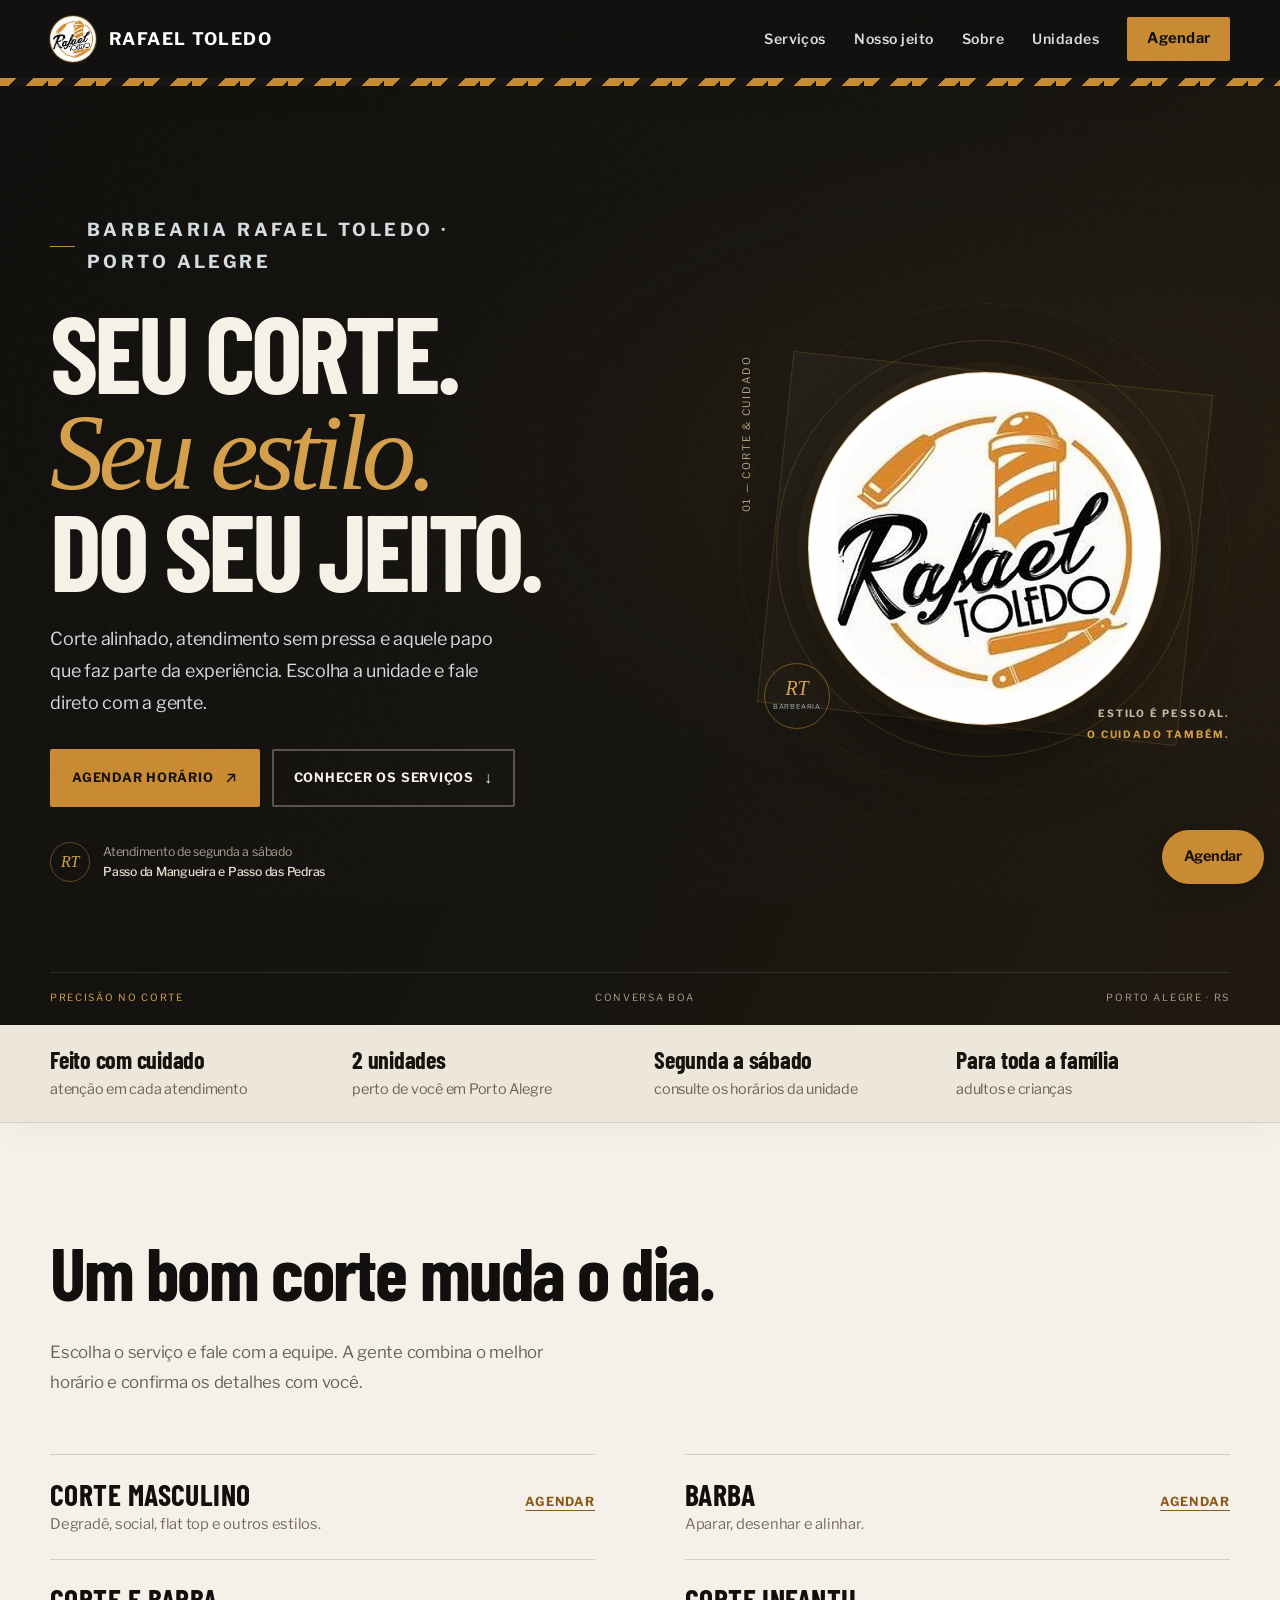
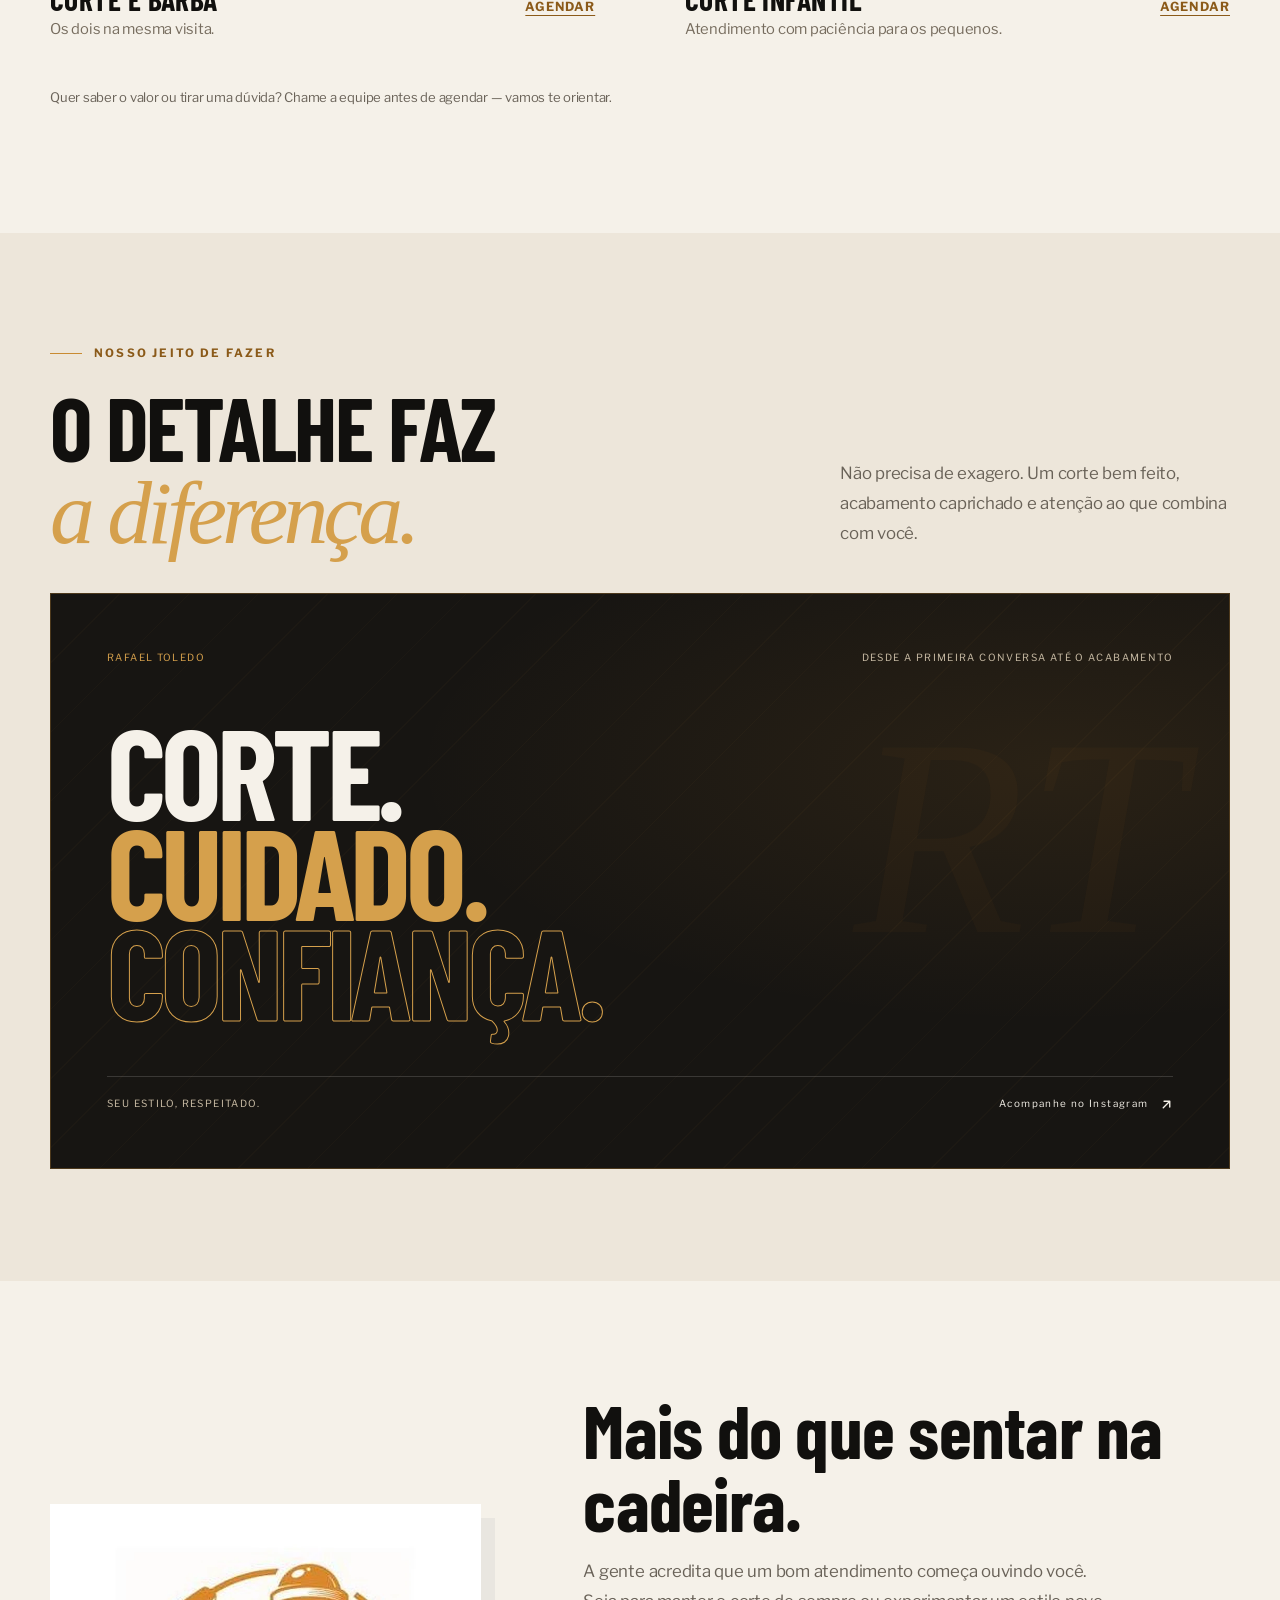
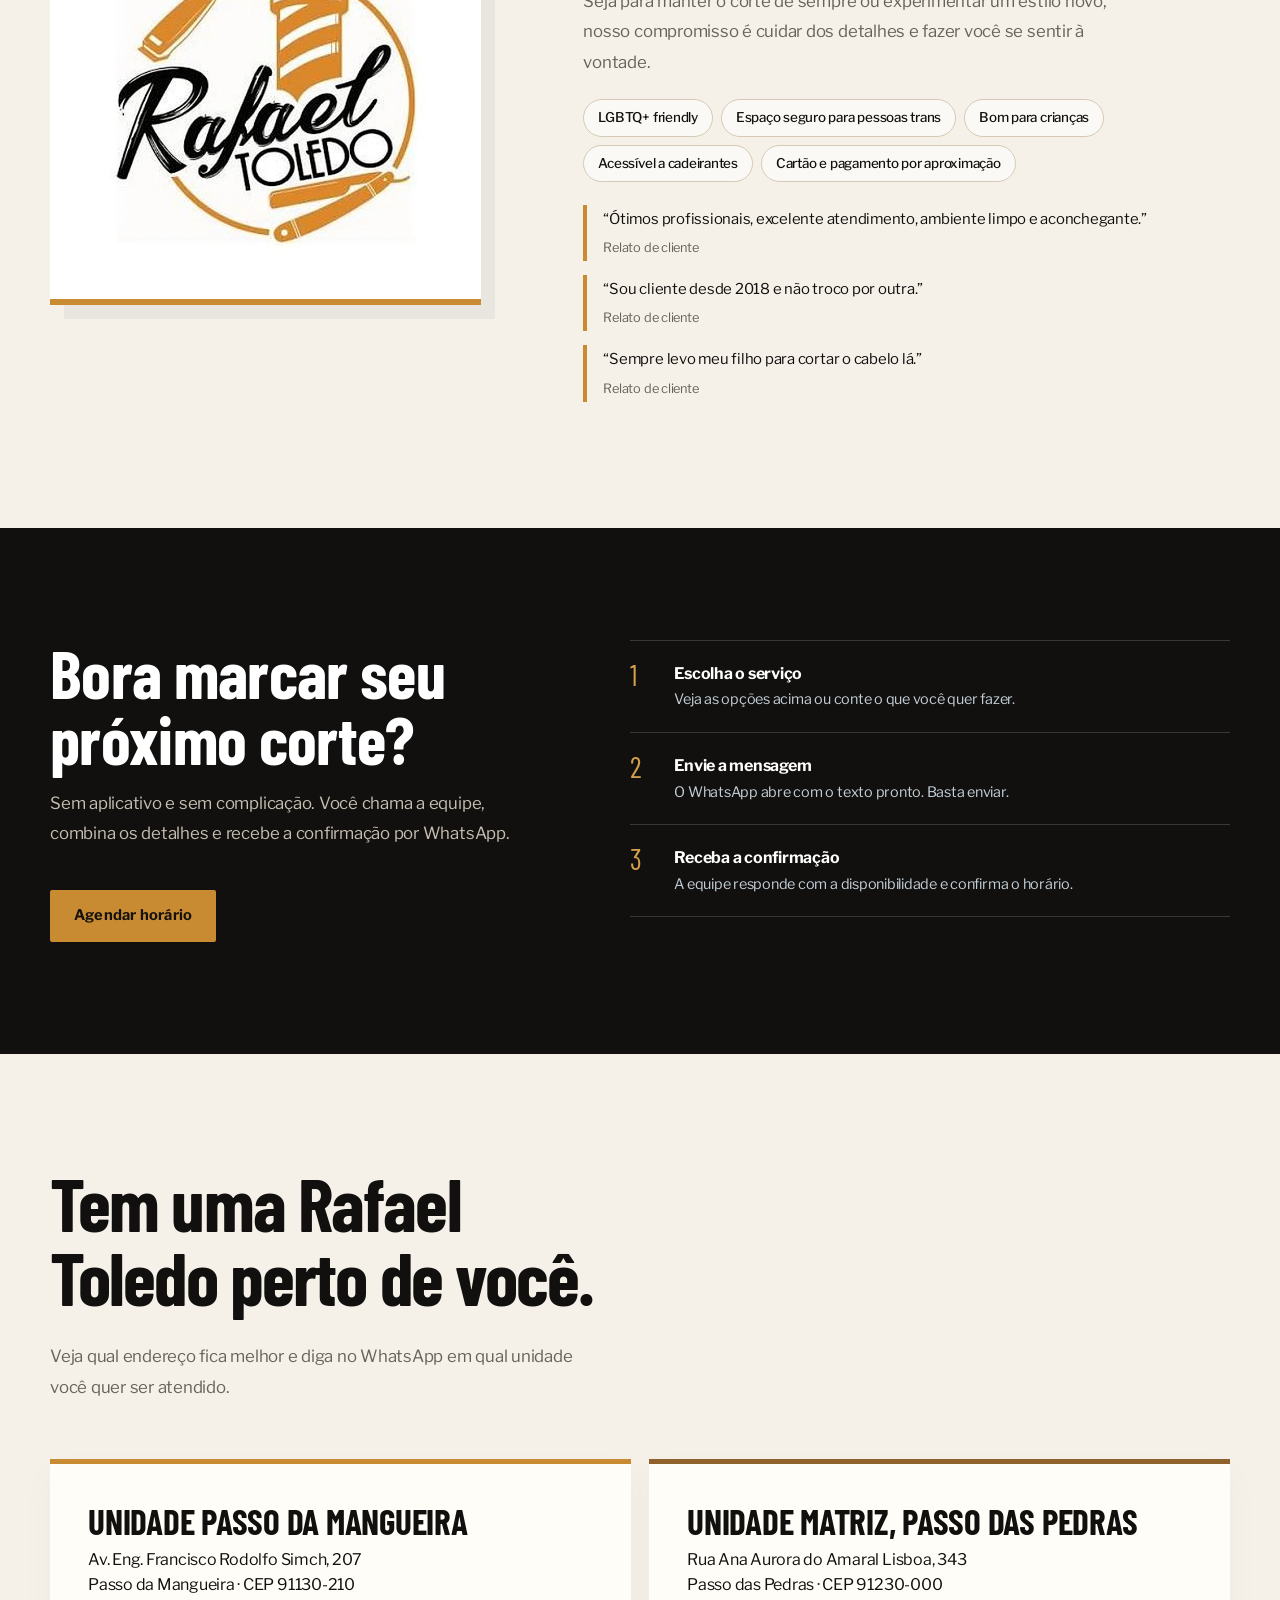
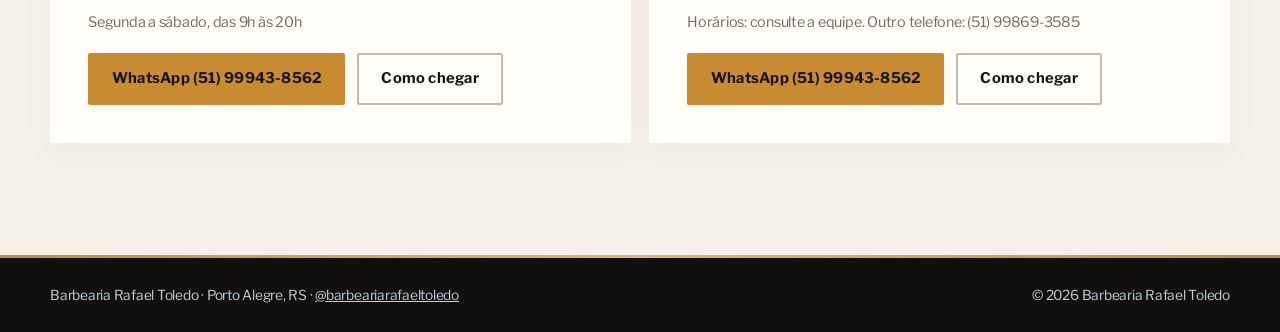
<file: index.html>
<!doctype html>
<html lang="pt-BR">
<head>
<meta charset="utf-8">
<meta name="viewport" content="width=device-width, initial-scale=1, viewport-fit=cover">
<meta name="theme-color" content="#11100e">
<title>Barbearia Rafael Toledo — Seu corte, do seu jeito</title>
<meta name="description" content="Seu próximo corte começa aqui. Conheça a Barbearia Rafael Toledo, em Porto Alegre. Duas unidades, atendimento próximo e agendamento direto pelo WhatsApp.">
<meta property="og:title" content="Barbearia Rafael Toledo — Seu corte, do seu jeito">
<meta property="og:description" content="Cuidado no corte, conversa boa e atendimento próximo. Encontre sua unidade em Porto Alegre e agende pelo WhatsApp.">
<meta property="og:locale" content="pt_BR">
<link rel="preconnect" href="https://fonts.googleapis.com"><link rel="preconnect" href="https://fonts.gstatic.com" crossorigin>
<meta name="color-scheme" content="light dark">
<link href="https://fonts.googleapis.com/css2?family=Barlow+Condensed:wght@600;700&family=Libre+Franklin:wght@400;500;700&display=swap" rel="stylesheet">
<script type="application/ld+json">[{"@context":"https://schema.org","@type":"HairSalon","name":"Barbearia Rafael Toledo","telephone":"+55-51-99943-8562","address":{"@type":"PostalAddress","streetAddress":"Av. Eng. Francisco Rodolfo Simch, 207","addressLocality":"Porto Alegre","addressRegion":"RS","postalCode":"91130-210","addressCountry":"BR"},"openingHours":"Mo-Sa 09:00-20:00"},{"@context":"https://schema.org","@type":"HairSalon","name":"Barbearia Rafael Toledo (matriz)","telephone":"+55-51-99943-8562","address":{"@type":"PostalAddress","streetAddress":"Rua Ana Aurora do Amaral Lisboa, 343","addressLocality":"Porto Alegre","addressRegion":"RS","postalCode":"91230-000","addressCountry":"BR"}}]</script>
<style>
:root{--ink:#13202b;--ink2:#1c2d3b;--chalk:#f1ede4;--paper:#fbf9f4;--line:#d9d2c4;--muted:#5b6670;--orange:#d68a2e;--orange-d:#94540c;--red:#c4382d;--blue:#204f9e;--disp:"Barlow Condensed","Arial Narrow",sans-serif;--body:"Libre Franklin",Arial,sans-serif;--page:min(1120px,calc(100% - 40px));--pole:repeating-linear-gradient(135deg,var(--red) 0 12px,#fff 12px 24px,var(--blue) 24px 36px,#fff 36px 48px)}
*{box-sizing:border-box}html{scroll-behavior:smooth;scroll-padding-top:80px}body{margin:0;background:var(--chalk);color:var(--ink);font:400 1rem/1.6 var(--body)}img{max-width:100%;display:block}a{color:inherit}h1,h2,h3,p{margin-top:0}
a:focus-visible,button:focus-visible{outline:3px solid var(--orange);outline-offset:3px}
.wrap{width:var(--page);margin-inline:auto}
h1,h2{font-family:var(--disp);font-weight:700;line-height:.98;letter-spacing:-.01em}h2{font-size:clamp(2.4rem,6vw,4.2rem);margin-bottom:1rem}
.lead{max-width:540px;color:var(--muted);font-size:1.05rem}
.btn{min-height:48px;display:inline-flex;align-items:center;justify-content:center;padding:12px 22px;border:2px solid transparent;border-radius:3px;font-weight:700;font-size:.92rem;text-decoration:none;transition:background .2s,color .2s,border-color .2s}
.btn-o{background:var(--orange);color:var(--ink)}.btn-o:hover{background:#e79b3f}
.btn-l{border-color:currentColor;background:transparent}.btn-l:hover{background:var(--ink);color:#fff;border-color:var(--ink)}
.dark .btn-l:hover{background:#fff;color:var(--ink);border-color:#fff}
.tl{font-weight:700;color:var(--orange-d);text-underline-offset:4px}
.pole{height:8px;background:var(--pole)}
header{position:sticky;top:0;z-index:20;background:var(--ink);color:#fff}
.nav{width:var(--page);height:68px;margin:auto;display:flex;align-items:center;justify-content:space-between;gap:20px}
.brand{display:flex;align-items:center;gap:12px;text-decoration:none;font-family:var(--disp);font-weight:700;font-size:1.45rem;line-height:1}
.brand img{width:44px;height:44px;border-radius:50%;object-fit:cover;background:#fff}
.nav nav{display:flex;align-items:center;gap:26px;font-size:.88rem}.nav nav a{text-decoration:none;color:#d6dde3}.nav nav a:hover{color:var(--orange)}.nav nav .btn{color:var(--ink);min-height:42px;padding:8px 18px}.nav nav .btn:hover{color:var(--ink)}
.hero{background:var(--ink);color:#fff;position:relative;overflow:hidden}
.hero-in{width:var(--page);margin:auto;display:grid;grid-template-columns:1.15fr .85fr;gap:clamp(28px,6vw,80px);align-items:center;padding-block:clamp(40px,7vw,88px)}
.hero h1{font-size:clamp(3.6rem,10vw,7.6rem);margin:0 0 1.2rem}
.hero p{max-width:450px;color:#d6dde3;font-size:1.08rem}
.acts{display:flex;flex-wrap:wrap;gap:12px;margin-top:1.8rem}
.hero small{display:block;margin-top:1.6rem;color:#9fb0bd;font-size:.82rem}
.frame{position:relative;padding-left:14px}
.frame:before{content:"";position:absolute;left:0;top:0;bottom:0;width:14px;background:var(--pole);background-size:100% 68px;animation:spin 2.4s linear infinite}
@keyframes spin{to{background-position:0 68px}}
.frame img{width:100%;aspect-ratio:1/1.05;object-fit:cover;object-position:center 30%}
.frame figcaption{background:var(--ink2);padding:10px 14px;font-size:.8rem;color:#c3cfd8}
.proof{background:var(--paper);border-bottom:1px solid var(--line)}
.proof ul{list-style:none;margin:0 auto;padding:0;width:var(--page);display:flex;flex-wrap:wrap;justify-content:space-between;gap:10px 28px}
.proof li{padding:18px 0;font-size:.9rem;color:var(--muted)}.proof b{display:block;font-family:var(--disp);font-size:1.5rem;color:var(--ink);line-height:1.1}
section{padding-block:clamp(56px,9vw,104px)}
.head{display:flex;justify-content:space-between;align-items:end;gap:28px;margin-bottom:2.2rem;flex-wrap:wrap}.head h2{margin:0;max-width:640px}
.svc{display:grid;grid-template-columns:1fr 1fr;gap:0 clamp(28px,6vw,80px)}
.row{display:flex;justify-content:space-between;align-items:baseline;gap:16px;padding:20px 0;border-top:1px solid var(--line)}
.row h3{font-family:var(--disp);font-size:1.7rem;line-height:1.1;margin:0 0 2px}.row p{margin:0;color:var(--muted);font-size:.92rem}.row a{white-space:nowrap;font-size:.9rem}
.note{margin-top:1.4rem;color:var(--muted);font-size:.86rem}
.gal{background:var(--paper)}
.grid{display:grid;grid-template-columns:1fr 1.25fr 1fr;gap:12px;height:440px}
.grid figure{margin:0;position:relative;overflow:hidden;background:var(--ink2)}.grid--curated{grid-template-columns:1.1fr 1fr;height:420px}.grid--curated figure:first-child{grid-column:auto;height:auto}.grid img{width:100%;height:100%;object-fit:cover}
.grid figcaption{position:absolute;inset:auto 0 0;padding:34px 14px 12px;color:#fff;font-size:.82rem;font-weight:500;background:linear-gradient(transparent,#13202bcc)}
.about{display:grid;grid-template-columns:.8fr 1.2fr;gap:clamp(30px,8vw,110px);align-items:center}
.about .logo{background:#fff;padding:clamp(18px,4vw,40px);border-bottom:8px solid var(--orange)}.about .logo img{margin:auto;width:min(320px,100%)}
.tags{display:flex;flex-wrap:wrap;gap:8px;list-style:none;padding:0;margin:1.4rem 0}.tags li{padding:7px 14px;border:1px solid var(--ink);border-radius:99px;font-size:.84rem;font-weight:500}
blockquote{margin:0 0 .9rem;padding:2px 0 2px 16px;border-left:4px solid var(--orange);font-size:1rem}blockquote cite{display:block;font-size:.8rem;color:var(--muted);font-style:normal}
.dark{background:var(--ink);color:#fff}
.book{display:grid;grid-template-columns:.9fr 1.1fr;gap:clamp(30px,7vw,90px);align-items:start}.book .lead{color:#c3cfd8}.book .btn{margin-top:1.6rem}
ol{list-style:none;margin:0;padding:0;counter-reset:s}ol li{display:grid;grid-template-columns:44px 1fr;padding:20px 0;border-top:1px solid #ffffff3d}ol li:last-child{border-bottom:1px solid #ffffff3d}
ol li:before{counter-increment:s;content:counter(s);font-family:var(--disp);font-size:1.8rem;line-height:1;color:var(--orange)}ol strong{display:block}ol span{color:#c3cfd8;font-size:.9rem}
.units{display:grid;grid-template-columns:1fr 1fr;gap:20px}
.card{background:var(--paper);padding:clamp(22px,4vw,38px);border-top:8px solid var(--orange)}.card+.card{border-top-color:var(--blue)}
.card h3{font-family:var(--disp);font-size:2rem;margin-bottom:.4rem}.card p{margin:0 0 .8rem}.card .m{color:var(--muted);font-size:.9rem}
.card .acts{margin-top:1.2rem}
footer{background:var(--ink);color:#c3cfd8;font-size:.86rem}footer .wrap{display:flex;justify-content:space-between;gap:16px;flex-wrap:wrap;padding-block:26px}
.fwa{position:fixed;right:16px;bottom:calc(16px + env(safe-area-inset-bottom,0px));z-index:30;display:flex;align-items:center;gap:8px;min-height:50px;padding:0 20px;border-radius:99px;background:#25d366;color:#0b2b17;font-weight:700;font-size:.9rem;text-decoration:none;box-shadow:0 8px 24px #0004}

/* Visual refinement: stronger hierarchy, calmer motion, and mobile-first usability. */
:root{--page:min(1180px,calc(100% - 48px));--orange:#e0b640;--orange-d:#8a6210;--line:#ded8cb}
body{letter-spacing:-.012em;-webkit-font-smoothing:antialiased}
::selection{background:var(--orange);color:var(--ink)}
header{box-shadow:0 8px 30px #00000012}
.nav{height:76px}
.brand{font-size:1.62rem;letter-spacing:.035em;gap:13px}
.brand img{width:46px;height:46px;object-fit:contain;border:1px solid #ffffff24}
.nav nav{gap:clamp(14px,2.2vw,30px);font-weight:600;letter-spacing:.035em}
.nav nav a:not(.btn){position:relative;padding-block:8px}
.nav nav a:not(.btn):after{content:"";position:absolute;left:0;right:100%;bottom:0;height:2px;background:var(--orange);transition:right .22s ease}
.nav nav a:not(.btn):hover:after{right:0}
.btn{min-height:50px;border-radius:2px;letter-spacing:.015em;box-shadow:0 0 0 transparent;transition:transform .22s ease,background .22s ease,color .22s ease,border-color .22s ease,box-shadow .22s ease}
.btn:hover{transform:translateY(-2px);box-shadow:0 10px 24px #00000016}
.btn-o{background:var(--orange);color:#151513}.btn-o:hover{background:#f0ca59}
.hero{isolation:isolate;background:radial-gradient(ellipse at 75% 20%,#283947 0,transparent 46%),var(--ink)}
.hero:before{content:"";position:absolute;inset:0;z-index:-1;pointer-events:none;background:linear-gradient(115deg,#0d1821 0%,#13202bf2 42%,#13202b8c 100%)}
.hero-in{grid-template-columns:1.05fr .95fr;gap:clamp(32px,6vw,92px);padding-block:clamp(54px,8vw,110px)}
.hero h1{max-width:700px;font-size:clamp(3.5rem,7.8vw,7.1rem);letter-spacing:-.025em;text-wrap:balance}
.hero h1:after{content:"";display:block;width:76px;height:4px;margin-top:25px;background:var(--orange)}
.hero p{max-width:470px;font-size:clamp(1rem,1.4vw,1.15rem);line-height:1.8;color:#d5dde2}
.hero small{line-height:1.7}
.frame{padding-left:12px;filter:drop-shadow(0 24px 36px #00000038)}
.frame:before{width:8px;opacity:.9}
.frame img{aspect-ratio: .93/1;object-position:center 32%;border:1px solid #ffffff1a;box-shadow:0 0 0 8px #ffffff08}
.frame figcaption{padding:12px 16px;background:#1c2d3beF;border-bottom:2px solid var(--orange);letter-spacing:.02em}
.proof{box-shadow:0 10px 30px #13202b08}
.proof ul{gap:12px 32px}
.proof li{padding:22px 0;line-height:1.5}
.proof b{font-size:1.62rem;margin-bottom:5px}
section{scroll-margin-top:88px}
.head{margin-bottom:2.8rem}
.head h2{max-width:700px;text-wrap:balance}
.lead{line-height:1.8}
.row{padding:23px 0;transition:padding .2s ease,border-color .2s ease}
.row:hover{padding-inline:8px;border-color:#b9a67b}
.row h3{font-size:1.85rem}
.row .tl{padding:8px 0}
.gal{overflow:hidden}
.grid{height:490px;gap:16px}
.grid figure{border-radius:2px}
.grid img{transition:transform .65s cubic-bezier(.2,.7,.2,1),filter .4s ease;filter:saturate(.88)}
.grid figure:hover img{transform:scale(1.045);filter:saturate(1.05)}
.grid figcaption{padding:48px 18px 16px;font-size:.9rem}
.about .logo{box-shadow:14px 14px 0 #13202b0c;border-bottom-width:7px}
.tags li{border-color:#c8c0b1;background:#ffffff40;transition:background .2s ease,border-color .2s ease}
.tags li:hover{background:#fff;border-color:var(--orange)}
blockquote{line-height:1.7}
.dark{background:linear-gradient(130deg,#0e1922,#192b39)}
.card{border-top-width:5px;box-shadow:0 14px 35px #13202b0b;transition:transform .25s ease,box-shadow .25s ease}
.card:hover{transform:translateY(-4px);box-shadow:0 20px 44px #13202b12}
.card+.card{border-top-color:var(--orange)}
.card h3{line-height:1.1}
footer a:hover{color:var(--orange)}
.fwa{min-height:54px;padding-inline:22px;box-shadow:0 10px 28px #0003;transition:transform .2s ease,box-shadow .2s ease}
.fwa:hover{transform:translateY(-3px);box-shadow:0 14px 34px #0004}
.menu-toggle{display:none;background:transparent;border:1px solid #ffffff38;color:#fff;width:44px;height:44px;align-items:center;justify-content:center;flex-direction:column;gap:5px;cursor:pointer}
.menu-toggle span{display:block;width:18px;height:2px;background:#fff;transition:transform .2s ease}
.reveal{opacity:0;transform:translateY(22px);transition:opacity .7s ease,transform .7s cubic-bezier(.2,.7,.2,1)}
.reveal.is-visible{opacity:1;transform:translateY(0)}
@media(max-width:860px){
 :root{--page:min(100% - 36px,680px)}
 .nav{height:68px;position:relative}
 .brand{font-size:1.42rem;gap:10px}.brand img{width:40px;height:40px}
 .menu-toggle{display:flex;order:3;flex:0 0 auto}
 .nav nav{display:none;position:absolute;top:calc(100% - 1px);left:-18px;right:-18px;padding:16px 18px 20px;background:#13202b;box-shadow:0 18px 24px #0003;align-items:stretch;gap:4px;flex-direction:column}
 .nav nav.is-open{display:flex}
 .nav nav a:not(.btn){display:block;padding:12px 4px;border-bottom:1px solid #ffffff18}
 .nav nav a:not(.btn):after{display:none}
 .nav nav .btn{margin-top:8px;width:100%}
 .menu-toggle[aria-expanded="true"] span:first-child{transform:translateY(3.5px) rotate(45deg)}
 .menu-toggle[aria-expanded="true"] span:last-child{transform:translateY(-3.5px) rotate(-45deg)}
 .hero-in{grid-template-columns:1fr;gap:34px;padding-block:48px 44px}
 .hero h1{font-size:clamp(3.25rem,12.5vw,5.6rem);max-width:620px}
 .hero p{font-size:1rem;line-height:1.75}
 .frame{width:100%;max-width:none;padding-left:9px}
 .frame img{aspect-ratio:1.2/1;max-height:480px;object-position:center 34%}
 .proof ul{display:grid;grid-template-columns:1fr 1fr;gap:0 18px}
 .proof li{padding:17px 0;border-bottom:1px solid var(--line);font-size:.82rem}
 .proof li:nth-last-child(-n+2){border-bottom:0}
 .proof b{font-size:1.42rem}
 .grid{grid-template-columns:1fr 1fr;height:auto;gap:10px}
 .grid figure{height:250px}
 .grid figure:first-child{grid-column:span 2;height:280px}
 .grid--curated figure:first-child{grid-column:span 2;height:280px}
 .grid--curated figure:last-child{grid-column:span 2;height:230px}
 .grid figure:first-child img{object-position:center 42%}
 .about .logo{max-width:420px;margin:auto;width:100%}
 .units{gap:14px}
 .card .acts{align-items:stretch}
 .card .acts .btn{width:100%}
}
@media(max-width:520px){
 :root{--page:calc(100% - 32px)}
 body{font-size:.96rem}
 section{padding-block:58px}
 h2{font-size:clamp(2.45rem,11vw,3.35rem)}
 .hero-in{padding-top:38px}
 .hero h1{font-size:clamp(3.15rem,15vw,4.7rem);line-height:.96;margin-bottom:1rem}
 .hero h1:after{margin-top:19px;width:56px;height:3px}
 .hero .acts{display:grid;grid-template-columns:1fr;gap:10px;margin-top:1.4rem}
 .hero .acts .btn{width:100%}
 .hero small{font-size:.78rem;margin-top:1.2rem}
 .frame img{aspect-ratio:1/1.05;max-height:none}
 .head{align-items:start;gap:14px;margin-bottom:2rem}
 .head .lead{margin-bottom:0}
 .svc{gap:0}
 .row{gap:10px;padding:19px 0}
 .row h3{font-size:1.55rem}
 .row p{font-size:.84rem;line-height:1.5;max-width:245px}
 .row .tl{font-size:.82rem;white-space:nowrap}
 .grid{gap:8px}
 .grid figure{height:205px}
 .grid figure:first-child{height:230px}
 .grid--curated figure:first-child{height:230px}
 .grid--curated figure:last-child{height:205px}
 .grid figcaption{font-size:.78rem;padding:38px 11px 11px}
 .about{gap:30px}
 .tags{gap:7px}.tags li{font-size:.78rem;padding:7px 10px}
 .book{gap:28px}
 .book .btn{width:100%}
 .units{grid-template-columns:1fr}
 .card{padding:23px 20px}
 .card .acts{display:grid;grid-template-columns:1fr}
 .card .acts .btn{padding-inline:12px;font-size:.84rem;overflow-wrap:anywhere}
 footer .wrap{padding-block:24px;padding-bottom:90px}
 .fwa{right:12px;bottom:calc(12px + env(safe-area-inset-bottom,0px));min-height:50px}
}
@media(prefers-reduced-motion:reduce){.reveal{opacity:1;transform:none;transition:none}.btn,.grid img,.card,.row,.fwa{transition:none}}

@media(prefers-reduced-motion:reduce){.frame:before{animation:none}html{scroll-behavior:auto}}

/* Rafael Toledo visual direction: warm black, ivory and the amber from the original logo. */
:root{--ink:#11100e;--ink2:#1c1a16;--chalk:#f5f1e9;--paper:#fffdf8;--line:#ded5c5;--muted:#696258;--orange:#c98b32;--orange-d:#8b5a19;--red:#c98b32;--blue:#c98b32;--pole:repeating-linear-gradient(135deg,#c98b32 0 12px,#171512 12px 24px);--page:min(1180px,calc(100% - 48px))}
html{scroll-padding-top:86px}body{background:var(--chalk);color:var(--ink);font-family:"Libre Franklin",Arial,sans-serif;letter-spacing:-.015em}::selection{background:#c98b32;color:#11100e}
header{background:#11100e}.nav{height:78px}.brand{font-family:"Libre Franklin",sans-serif;font-size:1.08rem;letter-spacing:.08em;text-transform:uppercase}.brand img{background:#fff;border:1px solid #c98b3240;object-fit:contain}.nav nav a:not(.btn):hover{color:#e7b766}.btn-o{background:#c98b32;color:#15120d}.btn-o:hover{background:#e0aa54;color:#15120d}.btn-l{border-color:#6d6559;color:inherit}.btn-l:hover{background:#c98b32;border-color:#c98b32;color:#11100e}.tl{color:#8b5a19}
.hero{isolation:isolate;overflow:hidden;background:#11100e;color:#f7f2e8;position:relative}.hero:before{content:"";position:absolute;inset:0;z-index:-1;background:radial-gradient(ellipse at 78% 40%,#7e54251c 0,transparent 42%),linear-gradient(115deg,#11100e 0%,#171510 58%,#211a10 100%)}.hero:after{content:"";position:absolute;z-index:-1;right:-14vw;top:-28vw;width:65vw;height:65vw;border:1px solid #c98b3225;border-radius:50%;box-shadow:0 0 0 55px #c98b3208,0 0 0 110px #c98b3205;pointer-events:none}
.hero-in{position:relative;z-index:1;grid-template-columns:1.1fr .9fr;gap:clamp(30px,7vw,110px);padding-block:clamp(70px,10vw,138px) clamp(55px,7vw,90px);min-height:590px}.hero-copy{position:relative;z-index:2}.eyebrow{display:flex;align-items:center;gap:12px;margin:0 0 24px;color:#d6a85c;font-size:.72rem;font-weight:700;letter-spacing:.19em;line-height:1.5}.eyebrow span{display:inline-block;width:32px;height:1px;background:#c98b32}.hero h1{font-family:"Barlow Condensed","Arial Narrow",sans-serif;font-size:clamp(4.1rem,8.5vw,8rem);line-height:.88;letter-spacing:-.035em;text-transform:uppercase;margin:0 0 26px;max-width:760px}.hero h1:after{display:none}.hero h1 em,.brand-section h2 em{font-family:"Georgia",serif;font-weight:400;font-style:italic;text-transform:none;color:#d5a04c;letter-spacing:-.055em}.hero-desc{max-width:480px;color:#c6beb1;font-size:clamp(1rem,1.4vw,1.13rem);line-height:1.85}.hero .acts{gap:12px;margin-top:30px}.hero .btn{min-height:54px;padding:14px 20px;font-size:.8rem;letter-spacing:.06em;text-transform:uppercase}.hero .btn span{font-size:1rem;margin-left:10px}.hero .btn-l{color:#f5f1e9;border-color:#5b5347}.hero .btn-l:hover{color:#11100e}.hero-meta{display:flex;align-items:center;gap:13px;margin-top:35px;color:#a9a094;font-size:.77rem;line-height:1.65}.hero-meta b{font-weight:500;color:#e9e0d1}.meta-mark{display:grid;place-items:center;width:40px;height:40px;border:1px solid #c98b3270;color:#d5a04c;font-family:Georgia,serif;font-style:italic;font-size:1rem;border-radius:50%}
.hero-art{position:relative;min-height:430px;display:flex;align-items:center;justify-content:center;isolation:isolate}.hero-art:before{content:"";position:absolute;inset:9% 7%;background:linear-gradient(145deg,#ffffff08,#c98b320c);border:1px solid #c98b3238;transform:rotate(6deg);z-index:-1}.hero-art img{width:min(72%,390px);height:auto;aspect-ratio:1/1;object-fit:contain;padding:12px;background:#fff;border-radius:50%;box-shadow:0 22px 75px #0008,0 0 0 10px #c98b3210;border:1px solid #c98b3270;animation:logoFloat 6s ease-in-out infinite}.art-ring{position:absolute;border:1px solid #c98b3238;border-radius:50%;aspect-ratio:1/1;pointer-events:none}.art-ring-one{width:85%;animation:ringTurn 32s linear infinite}.art-ring-two{width:100%;border-style:dashed;opacity:.5;animation:ringTurn 48s linear infinite reverse}.art-number{position:absolute;top:5%;left:0;color:#b7a17d;font-size:.65rem;letter-spacing:.17em;writing-mode:vertical-rl;transform:rotate(180deg)}.art-number i{font-style:normal;color:#d5a04c}.art-caption{position:absolute;right:0;bottom:5%;display:flex;flex-direction:column;gap:5px;text-align:right;font-size:.63rem;font-weight:700;letter-spacing:.18em;color:#c8bba4}.art-caption span:last-child{color:#d5a04c}.art-stamp{position:absolute;left:5%;bottom:8%;width:66px;height:66px;display:grid;align-content:center;justify-items:center;border-radius:50%;border:1px solid #c98b3280;color:#d5a04c;font-family:Georgia,serif;font-style:italic;font-size:1.25rem;line-height:1}.art-stamp small{font-family:"Libre Franklin",sans-serif;font-size:.42rem;font-style:normal;letter-spacing:.12em;margin-top:4px}.hero-bottomline{display:flex;justify-content:space-between;gap:20px;width:var(--page);margin:auto;padding:17px 0 19px;border-top:1px solid #ffffff1c;color:#a59b8c;font-size:.62rem;letter-spacing:.17em}.hero-bottomline span:first-child{color:#d5a04c}
.proof{background:#ede6da;border-color:#d8cbb8}.proof li{color:#6c6255}.proof b{color:#171410}.proof ul{gap:16px 28px}.proof li{flex:1;min-width:145px}.proof b{font-size:1.5rem}
section{padding-block:clamp(64px,9vw,112px)}.head{margin-bottom:2.5rem}.head h2{font-size:clamp(2.7rem,6vw,4.7rem);letter-spacing:-.025em}.svc{gap:0 clamp(28px,7vw,100px)}.row{border-color:#d8cfc0}.row h3{font-family:"Barlow Condensed",sans-serif;text-transform:uppercase;font-size:1.85rem;letter-spacing:.015em}.row p{color:#766c5e}.row:hover{border-color:#c98b32}.row .tl{font-size:.78rem;text-transform:uppercase;letter-spacing:.09em}.note{font-size:.82rem}
.gal{background:#ede6da}.brand-section .head{align-items:end}.eyebrow-dark{color:#8b5a19}.brand-section h2{margin:0;font-size:clamp(3rem,7vw,5.6rem);text-transform:uppercase;line-height:.9}.brand-section .lead{max-width:390px;margin:0 0 5px}.craft-panel{position:relative;overflow:hidden;padding:clamp(22px,5vw,56px);background:#171512;color:#f5f1e9;min-height:330px;border:1px solid #c98b324d;isolation:isolate}.craft-panel:before{content:"";position:absolute;inset:0;z-index:-1;background:repeating-linear-gradient(135deg,transparent 0 48px,#c98b3208 48px 49px),radial-gradient(ellipse at 85% 30%,#c98b321b,transparent 45%)}.craft-top,.craft-bottom{display:flex;justify-content:space-between;align-items:center;gap:20px;color:#c8bba4;font-size:.62rem;letter-spacing:.14em}.craft-top span:first-child{color:#d5a04c}.craft-word{display:flex;flex-direction:column;margin:clamp(30px,5vw,55px) 0;position:relative;z-index:1;font-family:"Barlow Condensed","Arial Narrow",sans-serif;font-size:clamp(3.8rem,10vw,8.6rem);font-weight:700;line-height:.78;letter-spacing:-.04em}.craft-word span:nth-child(2){color:#d5a04c}.craft-word .outline-word{-webkit-text-stroke:1px #d5a04c;color:transparent}.craft-bottom{padding-top:19px;border-top:1px solid #ffffff26}.craft-bottom a{color:#f5f1e9;text-decoration:none}.craft-bottom a:hover{color:#d5a04c}.craft-bottom b{color:#d5a04c;margin-left:8px}.craft-decoration{position:absolute;right:4%;top:18%;font-family:Georgia,serif;font-style:italic;font-size:clamp(8rem,22vw,19rem);line-height:1;color:#c98b3208;z-index:-1;pointer-events:none}
.about{gap:clamp(30px,8vw,110px)}.about .logo{background:#fff;padding:clamp(18px,4vw,40px);border-bottom:6px solid #c98b32}.about .logo img{width:min(330px,100%);height:auto}.about h2{font-size:clamp(2.7rem,6vw,4.7rem)}.about .lead{color:#696258}.tags li{border-color:#d5c8b5;background:#fff9}.tags li:hover{border-color:#c98b32;background:#fff}.about blockquote{border-left-color:#c98b32;font-size:.93rem}.about blockquote cite{margin-top:5px}.dark{background:#11100e}.book .lead{color:#c6beb1}.book ol li{border-color:#ffffff2b}.book ol li:before{color:#d5a04c}.units{gap:18px}.card{background:#fffdf8;border-top:5px solid #c98b32;box-shadow:0 14px 34px #2d201008}.card+.card{border-top-color:#8f622b}.card h3{font-family:"Barlow Condensed",sans-serif;text-transform:uppercase;font-size:2.2rem}.card .m{color:#766c5e}.card .btn-l{color:#171410;border-color:#c7b9a3}.card .btn-l:hover{background:#171410;border-color:#171410;color:#fff}.fwa{background:#c98b32;color:#17120a;box-shadow:0 8px 28px #0004}.fwa:hover{background:#e0aa54}footer{background:#11100e}footer .pole{background:linear-gradient(90deg,#c98b32,#e0b66e,#c98b32);height:3px}
/* Intentional, editorial motion: no stock photography or decorative overload. */
@keyframes introRise{from{opacity:0;transform:translateY(28px);filter:blur(5px)}to{opacity:1;transform:translateY(0);filter:blur(0)}}@keyframes introFade{from{opacity:0}to{opacity:1}}@keyframes logoFloat{0%,100%{transform:translateY(0) rotate(-1deg)}50%{transform:translateY(-9px) rotate(1deg)}}@keyframes ringTurn{to{transform:rotate(360deg)}}
.js-ready .hero-copy .eyebrow{animation:introRise .7s .08s both}.js-ready .hero h1{animation:introRise .85s .18s both}.js-ready .hero-desc{animation:introRise .8s .32s both}.js-ready .hero .acts{animation:introRise .8s .45s both}.js-ready .hero-meta{animation:introFade .9s .65s both}.js-ready .hero-art{animation:introFade 1.1s .25s both}.js-ready .hero-bottomline{animation:introFade .9s .7s both}
.reveal{opacity:0;transform:translateY(26px);filter:blur(2px);transition:opacity .75s ease,transform .8s cubic-bezier(.2,.75,.2,1),filter .75s ease}.reveal.is-visible{opacity:1;transform:translateY(0);filter:blur(0)}.row.reveal:nth-child(2),.book ol li.reveal:nth-child(2){transition-delay:.07s}.row.reveal:nth-child(3),.book ol li.reveal:nth-child(3){transition-delay:.14s}.row.reveal:nth-child(4){transition-delay:.21s}.arrow-icon{display:inline-block;width:14px;height:14px;flex:0 0 14px;margin-left:10px;vertical-align:middle;fill:none;stroke:currentColor;stroke-width:1.7;stroke-linecap:round;stroke-linejoin:round}.craft-arrow{margin-left:8px;width:13px;height:13px;flex-basis:13px;}
.btn{position:relative;overflow:hidden}.btn:after{content:"";position:absolute;inset:0;background:linear-gradient(110deg,transparent 20%,#ffffff30 48%,transparent 72%);transform:translateX(-120%);transition:transform .55s ease}.btn:hover:after{transform:translateX(120%)}
@media(max-width:860px){:root{--page:calc(100% - 36px)}.hero-in{grid-template-columns:1fr;min-height:0;padding-block:66px 44px;gap:44px}.hero-copy{max-width:700px}.hero h1{font-size:clamp(4rem,13vw,7rem)}.hero-art{min-height:340px;max-width:620px;width:100%;margin:auto}.hero-art img{width:min(58%,320px)}.art-ring-one{width:68%}.art-ring-two{width:80%}.art-number{left:6%}.art-caption{right:7%}.art-stamp{left:9%;bottom:4%}.hero-bottomline{flex-wrap:wrap}.brand-section .head{align-items:start}.craft-panel{min-height:300px}}
@media(max-width:520px){:root{--page:calc(100% - 32px)}.nav{height:68px}.brand{font-size:.92rem;letter-spacing:.05em}.brand img{width:38px;height:38px}.hero-in{padding-top:48px;gap:35px}.eyebrow{font-size:.58rem;letter-spacing:.13em;gap:8px;margin-bottom:20px}.eyebrow span{width:22px}.hero h1{font-size:clamp(3.55rem,16vw,5rem);line-height:.9;margin-bottom:21px}.hero-desc{font-size:.96rem;line-height:1.75}.hero .acts{display:grid;grid-template-columns:1fr;gap:10px;margin-top:24px}.hero .acts .btn{width:100%;justify-content:space-between}.hero-meta{margin-top:26px;font-size:.7rem}.hero-art{min-height:290px}.hero-art img{width:min(62%,245px);padding:8px}.art-number{font-size:.52rem;left:0}.art-caption{font-size:.48rem;right:0;bottom:2%}.art-stamp{width:48px;height:48px;font-size:.95rem;left:4%;bottom:5%}.art-stamp small{font-size:.33rem}.hero-bottomline{font-size:.48rem;letter-spacing:.1em;gap:10px}.proof ul{grid-template-columns:1fr 1fr;gap:0 12px}.proof li{min-width:0;padding:16px 0;font-size:.72rem}.proof b{font-size:1.18rem}.head{gap:12px}.head h2{font-size:clamp(2.7rem,12vw,3.7rem)}.svc{grid-template-columns:1fr}.row{padding:20px 0}.row h3{font-size:1.7rem}.row p{font-size:.86rem}.brand-section h2{font-size:clamp(3rem,14vw,4.5rem)}.brand-section .lead{font-size:.94rem}.craft-panel{padding:22px 18px;min-height:270px}.craft-top,.craft-bottom{font-size:.49rem;letter-spacing:.08em;gap:12px}.craft-top span:last-child{max-width:52%;text-align:right}.craft-word{font-size:clamp(3.7rem,17vw,5.4rem);margin:44px 0}.craft-bottom{align-items:flex-start;flex-direction:column}.about{grid-template-columns:1fr;gap:28px}.about .logo{max-width:300px}.about h2{font-size:clamp(2.7rem,12vw,3.5rem)}.tags li{font-size:.72rem}.book{grid-template-columns:1fr}.book .btn{width:100%}.units{grid-template-columns:1fr}.card .acts{display:grid;grid-template-columns:1fr}.card .acts .btn{width:100%}footer .wrap{padding-bottom:90px}.fwa{right:12px;bottom:calc(12px + env(safe-area-inset-bottom,0px))}}
@media(prefers-reduced-motion:reduce){.hero-art img{animation:none}.art-ring-one,.art-ring-two{animation:none}.js-ready .hero-copy .eyebrow,.js-ready .hero h1,.js-ready .hero-desc,.js-ready .hero .acts,.js-ready .hero-meta,.js-ready .hero-art,.js-ready .hero-bottomline{animation:none}.reveal{opacity:1;transform:none;filter:none;transition:none}.btn:after{display:none}}


/* Correção definitiva do hero em telas estreitas */
@media (max-width: 600px) {
  .hero {
    display: block !important;
    width: 100%;
    overflow: clip;
    background: #11100e !important;
    color: #f7f2e8 !important;
  }
  .hero::before {
    background: radial-gradient(ellipse at 78% 25%, #7e54251c 0, transparent 42%),
      linear-gradient(115deg, #11100e 0%, #171510 58%, #211a10 100%) !important;
  }
  .hero-in {
    display: grid !important;
    grid-template-columns: minmax(0, 1fr) !important;
    width: var(--page) !important;
    min-width: 0 !important;
    min-height: 0 !important;
    gap: 34px !important;
    padding: 46px 0 38px !important;
    margin: 0 auto !important;
    align-items: start !important;
  }
  .hero-copy {
    display: block !important;
    grid-column: 1 / -1 !important;
    width: 100% !important;
    min-width: 0 !important;
    max-width: 100% !important;
    color: #f7f2e8 !important;
  }
  .hero-copy .eyebrow {
    display: flex !important;
    flex-wrap: wrap;
    max-width: 100%;
    line-height: 1.6;
  }
  .hero-copy h1 {
    display: block !important;
    width: 100% !important;
    max-width: 100% !important;
    font-size: clamp(3.25rem, 15vw, 4.65rem) !important;
    line-height: .91 !important;
    overflow-wrap: normal;
    word-break: normal;
    color: #f7f2e8 !important;
  }
  .hero-copy h1 em { color: #d5a04c !important; }
  .hero-copy .hero-desc {
    display: block !important;
    width: 100% !important;
    max-width: 100% !important;
    color: #c6beb1 !important;
    font-size: .96rem !important;
    line-height: 1.75 !important;
  }
  .hero-copy .acts {
    display: grid !important;
    grid-template-columns: minmax(0, 1fr) !important;
    width: 100% !important;
    gap: 10px !important;
  }
  .hero-copy .acts .btn {
    width: 100% !important;
    min-width: 0 !important;
  }
  .hero-meta { max-width: 100%; }
  .hero-art {
    display: flex !important;
    grid-column: 1 / -1 !important;
    width: 100% !important;
    min-width: 0 !important;
    min-height: 270px !important;
    margin: 0 auto !important;
  }
  .hero-bottomline {
    width: var(--page) !important;
    min-width: 0;
    margin: 0 auto;
    flex-wrap: wrap;
    row-gap: 8px;
    line-height: 1.6;
  }
}


/* Motion direction — barber-inspired, restrained and performance-friendly. */
html{scroll-behavior:smooth}
body:after{
  content:"";position:fixed;inset:0;z-index:80;pointer-events:none;opacity:.035;
  background-image:url("data:image/svg+xml,%3Csvg viewBox='0 0 180 180' xmlns='http://www.w3.org/2000/svg'%3E%3Cfilter id='n'%3E%3CfeTurbulence type='fractalNoise' baseFrequency='.92' numOctaves='3' stitchTiles='stitch'/%3E%3C/filter%3E%3Crect width='100%25' height='100%25' filter='url(%23n)' opacity='.55'/%3E%3C/svg%3E");
}
.pole{background-size:48px 48px;animation:poleDrift 2.8s linear infinite}
@keyframes poleDrift{to{background-position:48px 0}}
.hero{isolation:isolate}
.hero:after{
  content:"";position:absolute;z-index:3;top:0;left:0;width:100%;height:2px;
  pointer-events:none;background:linear-gradient(90deg,transparent,#f3c66d 18%,#fff1c7 50%,#c98b32 82%,transparent);
  transform:scaleX(0);transform-origin:left;animation:razorWipe 1.25s .15s cubic-bezier(.7,0,.2,1) forwards;
  box-shadow:0 0 18px #c98b3270;
}
@keyframes razorWipe{0%{transform:scaleX(0)}45%{transform:scaleX(1)}100%{transform:scaleX(1);opacity:0}}
.hero-title{display:block}
.hero-title .hero-line{display:block;overflow:hidden;padding-bottom:.035em;margin-bottom:-.035em}
.hero-title .hero-line>span{display:inline-block;transform:translateY(115%);opacity:0;animation:maskedLine .82s cubic-bezier(.2,.75,.2,1) forwards}
.hero-title .hero-line:nth-child(1)>span{animation-delay:.18s}
.hero-title .hero-line:nth-child(2)>span{animation-delay:.36s}
.hero-title .hero-line:nth-child(3)>span{animation-delay:.54s}
.hero-title .hero-line:nth-child(2)>span{filter:blur(8px);animation-name:maskedLineSoft}
@keyframes maskedLine{to{transform:translateY(0);opacity:1}}
@keyframes maskedLineSoft{0%{transform:translateY(115%);opacity:0;filter:blur(9px)}100%{transform:translateY(0);opacity:1;filter:blur(0)}}
.hero .btn-o:after{animation:goldSweep 1.15s 1.15s ease-out both}
@keyframes goldSweep{0%{transform:translateX(-130%)}100%{transform:translateX(130%)}}
.brand img{position:relative;box-shadow:0 0 0 1px #c98b3250}
.brand:hover img,.hero-art img{transition:filter .4s ease}
.brand:hover img{filter:drop-shadow(0 0 10px #c98b3270)}
@media(max-width:600px){
  .hero-title .hero-line{width:100%}
  .hero-title .hero-line>span{max-width:100%}
  .hero:after{height:2px}
}
@media(prefers-reduced-motion:reduce){
  html{scroll-behavior:auto}
  .pole{animation:none}
  .hero:after{display:none}
  .hero-title .hero-line>span{animation:none;transform:none;opacity:1;filter:none}
  .hero .btn-o:after{animation:none}
  body:after{display:none}
}

</style>
</head>
<body>
<header><div class="nav"><a class="brand" href="#inicio" aria-label="Barbearia Rafael Toledo, início"><img src="images/logo.webp" alt="" width="44" height="44">Rafael Toledo</a>
<button class="menu-toggle" type="button" aria-expanded="false" aria-controls="primary-nav" aria-label="Abrir menu"><span></span><span></span></button><nav id="primary-nav" aria-label="Principal"><a href="#servicos">Serviços</a><a href="#galeria">Nosso jeito</a><a href="#sobre">Sobre</a><a href="#unidades">Unidades</a><a class="btn btn-o" href="agendamento.html">Agendar</a></nav></div><div class="pole"></div></header>
<main>
<div class="hero" id="inicio"><div class="hero-in">
<div class="hero-copy"><p class="eyebrow"><span></span> BARBEARIA RAFAEL TOLEDO · PORTO ALEGRE</p><h1 class="hero-title"><span class="hero-line"><span>Seu corte.</span></span><span class="hero-line"><span><em>Seu estilo.</em></span></span><span class="hero-line"><span>Do seu jeito.</span></span></h1><p class="hero-desc">Corte alinhado, atendimento sem pressa e aquele papo que faz parte da experiência. Escolha a unidade e fale direto com a gente.</p>
<div class="acts"><a class="btn btn-o" href="agendamento.html">Agendar horário <svg class="arrow-icon" viewBox="0 0 16 16" aria-hidden="true" focusable="false"><path d="M4 12 12 4M5 4h7v7"/></svg></a><a class="btn btn-l" href="#servicos">Conhecer os serviços <span aria-hidden="true">↓</span></a></div>
<div class="hero-meta"><span class="meta-mark">RT</span><span>Atendimento de segunda a sábado<br><b>Passo da Mangueira e Passo das Pedras</b></span></div></div>
<div class="hero-art" aria-label="Identidade visual da Barbearia Rafael Toledo"><div class="art-ring art-ring-one"></div><div class="art-ring art-ring-two"></div><div class="art-number">01 <i>—</i> CORTE & CUIDADO</div><img src="images/logo.webp" width="634" height="606" fetchpriority="high" alt="Logo da Barbearia Rafael Toledo"><div class="art-caption"><span>ESTILO É PESSOAL.</span><span>O CUIDADO TAMBÉM.</span></div><div class="art-stamp" aria-hidden="true">RT<br><small>BARBEARIA</small></div></div>
</div><div class="hero-bottomline"><span>PRECISÃO NO CORTE</span><span>CONVERSA BOA</span><span>PORTO ALEGRE · RS</span></div></div>
<div class="proof"><ul><li><b>Feito com cuidado</b>atenção em cada atendimento</li><li><b>2 unidades</b>perto de você em Porto Alegre</li><li><b>Segunda a sábado</b>consulte os horários da unidade</li><li><b>Para toda a família</b>adultos e crianças</li></ul></div>

<section class="wrap" id="servicos"><div class="head"><h2>Um bom corte muda o dia.</h2><p class="lead">Escolha o serviço e fale com a equipe. A gente combina o melhor horário e confirma os detalhes com você.</p></div>
<div class="svc">
<div class="row"><div><h3>Corte masculino</h3><p>Degradê, social, flat top e outros estilos.</p></div><a class="tl" href="agendamento.html">Agendar</a></div>
<div class="row"><div><h3>Barba</h3><p>Aparar, desenhar e alinhar.</p></div><a class="tl" href="agendamento.html">Agendar</a></div>
<div class="row"><div><h3>Corte e barba</h3><p>Os dois na mesma visita.</p></div><a class="tl" href="agendamento.html">Agendar</a></div>
<div class="row"><div><h3>Corte infantil</h3><p>Atendimento com paciência para os pequenos.</p></div><a class="tl" href="agendamento.html">Agendar</a></div>
</div><p class="note">Quer saber o valor ou tirar uma dúvida? Chame a equipe antes de agendar — vamos te orientar.</p></section>

<section class="gal brand-section" id="galeria"><div class="wrap"><div class="head"><div><p class="eyebrow eyebrow-dark"><span></span> NOSSO JEITO DE FAZER</p><h2>O detalhe faz<br><em>a diferença.</em></h2></div><p class="lead">Não precisa de exagero. Um corte bem feito, acabamento caprichado e atenção ao que combina com você.</p></div><div class="craft-panel"><div class="craft-top"><span>RAFAEL TOLEDO</span><span>DESDE A PRIMEIRA CONVERSA ATÉ O ACABAMENTO</span></div><div class="craft-word" aria-label="Corte. Cuidado. Confiança."><span>CORTE.</span><span>CUIDADO.</span><span class="outline-word">CONFIANÇA.</span></div><div class="craft-bottom"><span>SEU ESTILO, RESPEITADO.</span><a href="https://www.instagram.com/barbeariarafaeltoledo/" target="_blank" rel="noopener noreferrer">Acompanhe no Instagram <svg class="arrow-icon craft-arrow" viewBox="0 0 16 16" aria-hidden="true" focusable="false"><path d="M4 12 12 4M5 4h7v7"/></svg></a></div><div class="craft-decoration" aria-hidden="true">RT</div></div></div></section>

<section class="wrap about" id="sobre"><div class="logo"><img src="images/logo.webp" loading="lazy" alt="Logo da Barbearia Rafael Toledo, com poste de barbeiro, tesoura e navalha"></div>
<div><h2>Mais do que sentar na cadeira.</h2><p class="lead">A gente acredita que um bom atendimento começa ouvindo você. Seja para manter o corte de sempre ou experimentar um estilo novo, nosso compromisso é cuidar dos detalhes e fazer você se sentir à vontade.</p>
<ul class="tags"><li>LGBTQ+ friendly</li><li>Espaço seguro para pessoas trans</li><li>Bom para crianças</li><li>Acessível a cadeirantes</li><li>Cartão e pagamento por aproximação</li></ul>
<blockquote>“Ótimos profissionais, excelente atendimento, ambiente limpo e aconchegante.”<cite>Relato de cliente</cite></blockquote>
<blockquote>“Sou cliente desde 2018 e não troco por outra.”<cite>Relato de cliente</cite></blockquote>
<blockquote>“Sempre levo meu filho para cortar o cabelo lá.”<cite>Relato de cliente</cite></blockquote></div></section>

<section class="dark"><div class="wrap book"><div><h2>Bora marcar seu próximo corte?</h2><p class="lead">Sem aplicativo e sem complicação. Você chama a equipe, combina os detalhes e recebe a confirmação por WhatsApp.</p><a class="btn btn-o" href="agendamento.html">Agendar horário</a></div>
<ol><li><div><strong>Escolha o serviço</strong><span>Veja as opções acima ou conte o que você quer fazer.</span></div></li><li><div><strong>Envie a mensagem</strong><span>O WhatsApp abre com o texto pronto. Basta enviar.</span></div></li><li><div><strong>Receba a confirmação</strong><span>A equipe responde com a disponibilidade e confirma o horário.</span></div></li></ol></div></section>

<section class="wrap" id="unidades"><div class="head"><h2>Tem uma Rafael Toledo perto de você.</h2><p class="lead">Veja qual endereço fica melhor e diga no WhatsApp em qual unidade você quer ser atendido.</p></div>
<div class="units">
<article class="card"><h3>Unidade Passo da Mangueira</h3><p>Av. Eng. Francisco Rodolfo Simch, 207<br>Passo da Mangueira · CEP 91130-210</p><p class="m">Segunda a sábado, das 9h às 20h</p><div class="acts"><a class="btn btn-o" href="https://wa.me/5551999438562?text=Ol%C3%A1%21%20Vim%20pelo%20site%20e%20gostaria%20de%20agendar%20na%20unidade%20da%20Av.%20Simch%20%28Passo%20da%20Mangueira%29." target="_blank" rel="noopener noreferrer">WhatsApp (51) 99943-8562</a><a class="btn btn-l" href="https://www.google.com/maps/dir/?api=1&amp;destination=Av.+Eng.+Francisco+Rodolfo+Simch%2C+207%2C+Porto+Alegre+-+RS" target="_blank" rel="noopener noreferrer">Como chegar</a></div></article>
<article class="card"><h3>Unidade matriz, Passo das Pedras</h3><p>Rua Ana Aurora do Amaral Lisboa, 343<br>Passo das Pedras · CEP 91230-000</p><p class="m">Horários: consulte a equipe. Outro telefone: (51) 99869-3585</p><div class="acts"><a class="btn btn-o" href="https://wa.me/5551999438562?text=Ol%C3%A1%21%20Vim%20pelo%20site%20e%20gostaria%20de%20agendar%20na%20unidade%20matriz%20%28Passo%20das%20Pedras%29." target="_blank" rel="noopener noreferrer">WhatsApp (51) 99943-8562</a><a class="btn btn-l" href="https://www.google.com/maps/dir/?api=1&amp;destination=Rua+Ana+Aurora+do+Amaral+Lisboa%2C+343%2C+Porto+Alegre+-+RS" target="_blank" rel="noopener noreferrer">Como chegar</a></div></article>
</div></section>
</main>
<footer><div class="pole"></div><div class="wrap"><span>Barbearia Rafael Toledo · Porto Alegre, RS · <a href="https://www.instagram.com/barbeariarafaeltoledo/" target="_blank" rel="noopener noreferrer">@barbeariarafaeltoledo</a></span><span>© <span id="y">2026</span> Barbearia Rafael Toledo</span></div></footer>
<a class="fwa" href="agendamento.html" aria-label="Agendar horário">Agendar</a>
<script>
document.documentElement.classList.add('js-ready');
document.getElementById('y').textContent=new Date().getFullYear();
const menuButton=document.querySelector('.menu-toggle');
const nav=document.getElementById('primary-nav');
menuButton?.addEventListener('click',()=>{const open=menuButton.getAttribute('aria-expanded')!=='true';menuButton.setAttribute('aria-expanded',String(open));menuButton.setAttribute('aria-label',open?'Fechar menu':'Abrir menu');nav.classList.toggle('is-open',open)});
nav?.querySelectorAll('a').forEach(link=>link.addEventListener('click',()=>{nav.classList.remove('is-open');menuButton?.setAttribute('aria-expanded','false');menuButton?.setAttribute('aria-label','Abrir menu')}));
const revealTargets=document.querySelectorAll('.head,.row,.craft-panel,.about .logo,.about>div,.book>div,.book ol li,.card,.proof li');
revealTargets.forEach(el=>el.classList.add('reveal'));
if('IntersectionObserver' in window && !window.matchMedia('(prefers-reduced-motion: reduce)').matches){const observer=new IntersectionObserver(entries=>entries.forEach(entry=>{if(entry.isIntersecting){entry.target.classList.add('is-visible');observer.unobserve(entry.target)}}),{threshold:.12,rootMargin:'0px 0px -35px 0px'});revealTargets.forEach(el=>observer.observe(el))}else{revealTargets.forEach(el=>el.classList.add('is-visible'))}
</script>
</body>
</html>
</file>
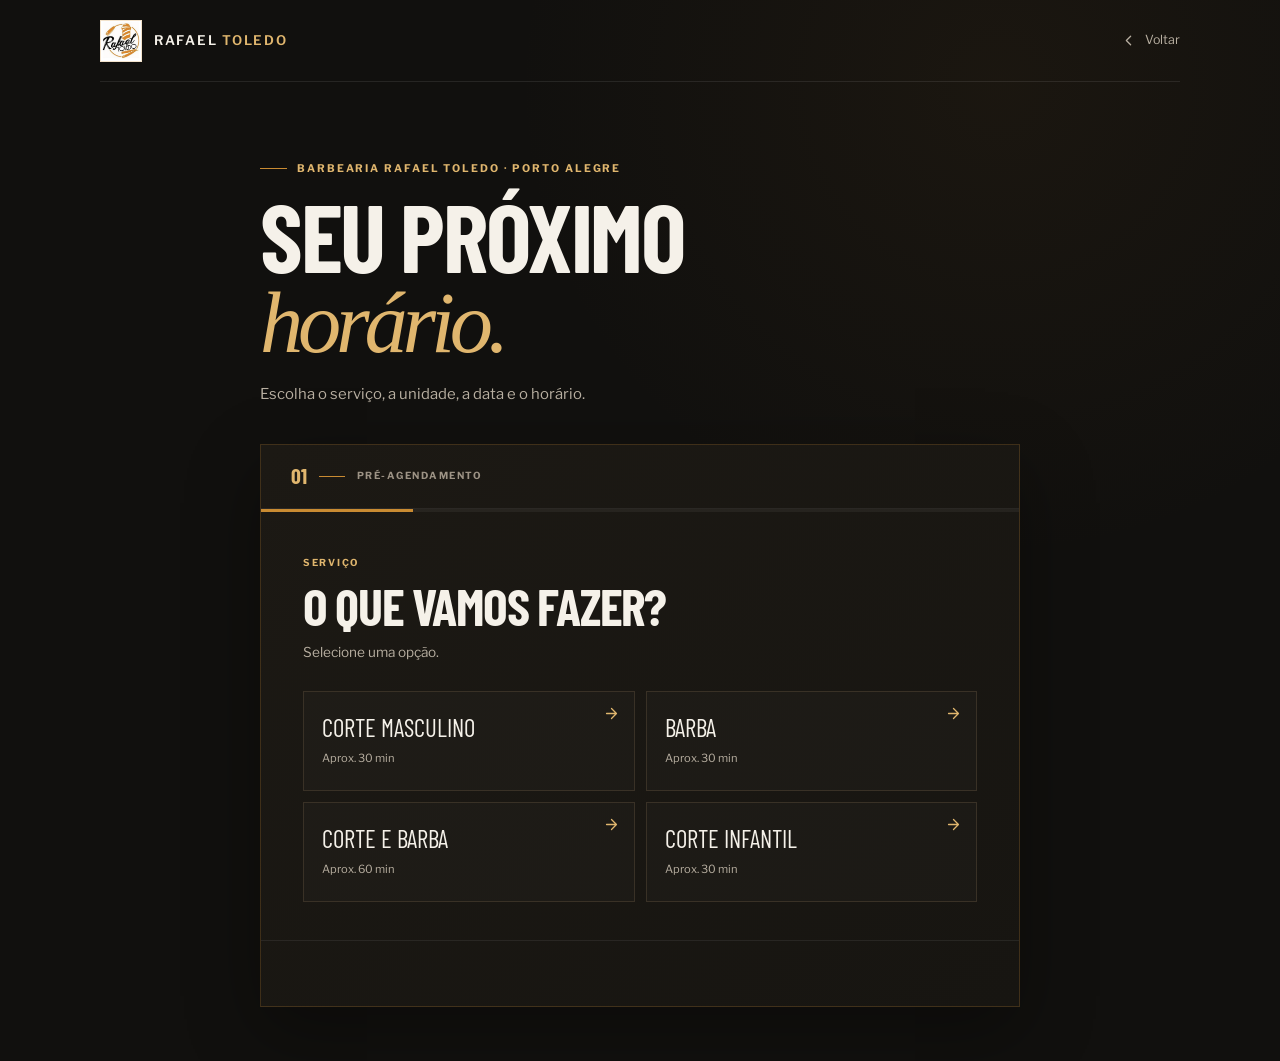
<file: agendamento.html>
<!doctype html>
<html lang="pt-BR">
<head>
<meta charset="utf-8"><meta name="viewport" content="width=device-width,initial-scale=1,viewport-fit=cover">
<meta name="theme-color" content="#11100e"><meta name="description" content="Escolha seu serviço, unidade e data para solicitar um horário na Barbearia Rafael Toledo.">
<title>Agendar horário | Barbearia Rafael Toledo</title>
<link rel="preconnect" href="https://fonts.googleapis.com"><link rel="preconnect" href="https://fonts.gstatic.com" crossorigin>
<link href="https://fonts.googleapis.com/css2?family=Barlow+Condensed:wght@500;600;700&family=Libre+Franklin:wght@400;500;600;700&display=swap" rel="stylesheet">
<link rel="stylesheet" href="assets/css/agendamento.css"><script src="assets/js/agendamento.js" defer></script>
</head>
<body>
<header class="topbar">
<a class="brand" href="index.html" aria-label="Voltar ao site"><img src="images/logo.webp" alt="" width="42" height="42"><span>RAFAEL <b>TOLEDO</b></span></a>
<a class="back-link" href="index.html"><svg viewBox="0 0 24 24" aria-hidden="true"><path d="M15 18 9 12l6-6"/></svg> Voltar</a>
</header>
<main class="page-shell">
<section class="intro"><p class="eyebrow"><span></span> BARBEARIA RAFAEL TOLEDO · PORTO ALEGRE</p><h1>Seu próximo<br><em>horário.</em></h1><p class="intro-copy">Escolha o serviço, a unidade, a data e o horário.</p></section>
<section class="booking-card" aria-labelledby="stepTitle">
<div class="card-top"><div class="step-indicator"><span id="stepNumber">01</span><span class="step-line"></span><span>PRÉ-AGENDAMENTO</span></div><button class="restart-button" id="restartButton" type="button" hidden>Recomeçar</button></div>
<div class="progress-track" aria-hidden="true"><div class="progress-fill" id="progressFill"></div></div>
<div class="booking-content" aria-live="polite"><p class="section-kicker" id="stepKicker">PRIMEIRO PASSO</p><h2 id="stepTitle" tabindex="-1">O que vamos fazer hoje?</h2><p class="step-description" id="stepDescription">Selecione uma opção para continuar.</p><div id="stepContent"></div></div>
<div class="card-footer"><button class="back-button" id="backButton" type="button" hidden><svg viewBox="0 0 24 24" aria-hidden="true"><path d="M15 18 9 12l6-6"/></svg> Voltar</button></div>
</section>

</main>

</body></html>
</file>
<file: assets/css/agendamento.css>
:root{color-scheme:dark;--bg:#11100e;--text:#f5f1e9;--muted:#b8afa1;--soft:#82796c;--line:#393126;--amber:#c98b32;--amber-light:#e0b66e;--green:#25d366;--display:"Barlow Condensed","Arial Narrow",sans-serif;--body:"Libre Franklin",Arial,sans-serif;--page:min(1080px,calc(100% - 48px))}
*{box-sizing:border-box}html{min-height:100%;background:var(--bg);scroll-behavior:smooth}body{margin:0;min-height:100vh;background:radial-gradient(ellipse at 78% 8%,#60431d20 0,transparent 34%),var(--bg);color:var(--text);font:400 15px/1.65 var(--body);-webkit-font-smoothing:antialiased}button,a,input{font:inherit}a{color:inherit}button:focus-visible,a:focus-visible,input:focus-visible{outline:3px solid var(--amber-light);outline-offset:4px}
.topbar{width:var(--page);height:82px;margin:auto;display:flex;align-items:center;justify-content:space-between;border-bottom:1px solid #ffffff16}.brand{display:flex;align-items:center;gap:12px;text-decoration:none;font-size:.83rem;letter-spacing:.13em;font-weight:600}.brand img{width:42px;height:42px;object-fit:contain;background:#fff;border:1px solid #c98b3240}.brand b{color:var(--amber-light);font-weight:600}.back-link{color:var(--muted);font-size:.78rem;text-decoration:none}.back-link:hover{color:var(--amber-light)}
.page-shell{width:var(--page);max-width:760px;margin:auto;padding:clamp(42px,7vw,78px) 0 54px}.intro{margin-bottom:35px}.eyebrow,.section-kicker{display:flex;align-items:center;gap:10px;color:var(--amber-light);font-size:.66rem;font-weight:700;letter-spacing:.18em}.eyebrow{margin:0 0 19px}.eyebrow span{width:27px;height:1px;background:var(--amber)}h1,h2{font-family:var(--display);font-weight:700;text-transform:uppercase;letter-spacing:-.025em}h1{font-size:clamp(3.6rem,10vw,6rem);line-height:.82;margin:0}h1 em{font-family:Georgia,serif;font-size:.9em;font-weight:400;text-transform:none;color:var(--amber-light);letter-spacing:-.06em}.intro-copy{max-width:510px;margin:22px 0 0;color:var(--muted);font-size:.93rem;line-height:1.85}
.booking-card{background:linear-gradient(145deg,#1c1914,#171511);border:1px solid #c98b3238;box-shadow:0 24px 70px #0005}.card-top{min-height:64px;padding:0 30px;display:flex;align-items:center;justify-content:space-between;border-bottom:1px solid #ffffff12}.step-indicator{display:flex;align-items:center;gap:12px;color:#9d9385;font-size:.61rem;font-weight:700;letter-spacing:.15em}.step-indicator>span:first-child{color:var(--amber-light);font-family:var(--display);font-size:1.35rem;letter-spacing:0}.step-line{width:26px;height:1px;background:var(--amber)}.restart-button{border:0;background:none;color:var(--muted);font-size:.72rem;text-decoration:underline;text-underline-offset:4px;cursor:pointer}.progress-track{height:3px;background:#ffffff0d}.progress-fill{height:100%;width:20%;background:var(--amber);transition:width .35s}
.booking-content{padding:clamp(25px,5vw,43px) clamp(22px,5vw,42px) 38px;min-height:380px}.section-kicker{margin:0 0 10px;font-size:.6rem}h2{font-size:clamp(2.1rem,5.5vw,3.25rem);line-height:.98;margin:0 0 10px}.step-description{margin:0 0 27px;color:var(--muted);font-size:.85rem}.option-grid{display:grid;grid-template-columns:1fr 1fr;gap:11px}.option-card{position:relative;min-height:100px;padding:17px 18px;border:1px solid var(--line);background:#ffffff04;color:var(--text);text-align:left;cursor:pointer;transition:border-color .2s,background .2s,transform .2s}.option-card:hover{border-color:#a9772e;background:#c98b320d;transform:translateY(-2px)}.option-card[aria-pressed=true]{border-color:var(--amber);background:#c98b3215;box-shadow:inset 0 0 0 1px var(--amber)}.option-title{display:block;font-family:var(--display);font-size:1.55rem;line-height:1.1;text-transform:uppercase}.option-meta{display:block;margin-top:7px;color:var(--muted);font-size:.7rem}.option-check{position:absolute;top:13px;right:14px;color:var(--amber-light)}.unit-card{min-height:125px}.unit-card .option-title{max-width:85%}.unit-address{display:block;margin-top:8px;color:var(--muted);font-size:.68rem;line-height:1.55}.action-row{display:flex;justify-content:flex-end;margin-top:25px}.primary-button,.whatsapp-button{min-height:52px;padding:0 23px;display:inline-flex;align-items:center;justify-content:center;gap:12px;border:0;background:var(--amber);color:#17120a;font-size:.73rem;font-weight:700;letter-spacing:.08em;text-transform:uppercase;text-decoration:none;cursor:pointer;transition:background .2s,transform .2s}.primary-button:hover,.whatsapp-button:hover{background:var(--amber-light);transform:translateY(-2px)}.primary-button:disabled{opacity:.35;cursor:not-allowed;transform:none}
.calendar-head{display:flex;align-items:center;justify-content:space-between;margin-bottom:16px}.month-label{font-family:var(--display);font-size:1.55rem;text-transform:uppercase;letter-spacing:.04em}.month-controls{display:flex;gap:7px}.icon-button{width:36px;height:36px;border:1px solid var(--line);background:transparent;color:var(--text);cursor:pointer}.icon-button:hover:not(:disabled){border-color:var(--amber);color:var(--amber-light)}.icon-button:disabled{opacity:.25;cursor:not-allowed}.calendar-grid{display:grid;grid-template-columns:repeat(7,minmax(0,1fr));gap:6px}.weekday{text-align:center;color:var(--soft);font-size:.61rem;font-weight:700;padding:7px 0}.day-button{aspect-ratio:1;border:1px solid transparent;background:#ffffff06;color:var(--text);font-size:.78rem;cursor:pointer}.day-button:hover:not(:disabled){border-color:#9e702e;background:#c98b3210}.day-button:disabled{color:#5e574d;background:transparent;cursor:not-allowed;opacity:.45}.day-button.is-selected{background:var(--amber);border-color:var(--amber);color:#17120a;font-weight:700}.day-button.is-today:not(.is-selected){border-color:#8b642d}.calendar-legend{display:flex;gap:18px;margin-top:15px;color:var(--muted);font-size:.65rem}.legend-dot{display:inline-block;width:7px;height:7px;margin-right:6px;border-radius:50%;background:var(--amber)}.legend-dot.muted{background:#625a4e}
.time-grid{display:grid;grid-template-columns:repeat(3,minmax(0,1fr));gap:9px}.time-button{min-height:47px;border:1px solid var(--line);background:#ffffff05;color:var(--text);font-size:.78rem;cursor:pointer}.time-button:hover{border-color:#a9772e}.time-button.is-selected{border-color:var(--amber);background:#c98b3220;color:var(--amber-light);box-shadow:inset 0 0 0 1px var(--amber)}.availability-note,.manual-note{margin-top:18px;padding:13px 15px;border-left:2px solid var(--amber);background:#c98b320b;color:var(--muted);font-size:.7rem;line-height:1.65}.manual-note strong{color:var(--text)}.empty-state{padding:25px 18px;border:1px dashed var(--line);color:var(--muted);text-align:center;font-size:.8rem}
.date-label{display:block;margin:20px 0 8px;color:var(--muted);font-size:.75rem}input[type=date]{width:100%;min-height:49px;padding:10px 13px;border:1px solid var(--line);background:#100f0d;color:var(--text);color-scheme:dark}.summary{display:grid;margin:5px 0 24px;border-top:1px solid var(--line)}.summary-row{display:flex;justify-content:space-between;gap:20px;padding:13px 0;border-bottom:1px solid var(--line);font-size:.76rem}.summary-row span:first-child{color:var(--muted)}.summary-row strong{text-align:right;font-weight:600}.summary-footnote{color:var(--muted);font-size:.7rem;line-height:1.7;margin:0 0 20px}.whatsapp-button{width:100%;background:var(--green);color:#092a15}.whatsapp-button:hover{background:#52e487}.whatsapp-button svg{width:19px;height:19px;fill:currentColor}
.card-footer{min-height:66px;padding:12px 30px;display:flex;align-items:center;justify-content:space-between;gap:18px;border-top:1px solid #ffffff12}.back-button{padding:8px 0;border:0;background:none;color:var(--muted);font-size:.76rem;cursor:pointer}.back-button:hover{color:var(--amber-light)}.privacy-note{color:#81786b;font-size:.62rem;text-align:right}.trust-note{display:flex;align-items:center;gap:14px;margin-top:23px;color:var(--muted)}.trust-icon{width:36px;height:36px;display:grid;place-items:center;flex:0 0 36px;border:1px solid #c98b3245;border-radius:50%;color:var(--amber-light)}.trust-note p{margin:0;font-size:.7rem;line-height:1.7}.trust-note strong{color:#e9e0d1;font-weight:600}.site-footer{width:var(--page);margin:0 auto;padding:20px 0 28px;display:flex;justify-content:space-between;gap:15px;border-top:1px solid #ffffff16;color:#82796c;font-size:.58rem;letter-spacing:.14em}[hidden]{display:none!important}
@media(max-width:600px){:root{--page:calc(100% - 32px)}.topbar{height:68px}.brand{font-size:.72rem;gap:9px}.brand img{width:36px;height:36px}.back-link{font-size:.68rem}.page-shell{padding-top:42px;padding-bottom:38px}.intro{margin-bottom:27px}.eyebrow{font-size:.56rem;letter-spacing:.12em}h1{font-size:clamp(3.4rem,17vw,4.8rem)}.intro-copy{font-size:.84rem;line-height:1.75}.card-top{min-height:56px;padding:0 18px}.booking-content{padding:26px 18px 27px;min-height:350px}h2{font-size:2.35rem}.step-description{font-size:.78rem;margin-bottom:22px}.option-grid{grid-template-columns:1fr;gap:8px}.option-card{min-height:83px;padding:14px 15px}.option-title{font-size:1.4rem}.unit-card{min-height:100px}.calendar-grid{gap:4px}.weekday{font-size:.56rem}.day-button{font-size:.72rem}.time-grid{grid-template-columns:repeat(3,minmax(0,1fr));gap:7px}.time-button{min-height:45px;font-size:.73rem}.card-footer{padding:12px 18px;align-items:flex-start;min-height:64px}.privacy-note{max-width:190px;line-height:1.5}.action-row .primary-button{width:100%}.summary-row{font-size:.7rem}.site-footer{font-size:.5rem}}
@media(prefers-reduced-motion:reduce){*,*::before,*::after{scroll-behavior:auto!important;transition:none!important;animation:none!important}}
/* Ícones vetoriais consistentes no lugar de caracteres e emojis */
.back-link,.back-button{display:inline-flex;align-items:center;gap:8px}
.back-link svg,.back-button svg,.icon-button svg,.option-check svg,.button-arrow svg{width:18px;height:18px;display:block;fill:none;stroke:currentColor;stroke-width:1.8;stroke-linecap:round;stroke-linejoin:round}
.back-link svg,.back-button svg{width:17px;height:17px}
.icon-button{display:grid;place-items:center}
.option-check{display:grid;place-items:center}
.option-check svg{width:17px;height:17px;color:var(--amber-light)}
.button-arrow{display:inline-flex;align-items:center}
.button-arrow svg{width:17px;height:17px}
.card-footer{justify-content:flex-start}
@media(max-width:600px){.card-footer{min-height:52px}}

/* O título recebe foco programático ao trocar de etapa para leitores de tela.
   Remove o contorno azul nativo do Safari sem afetar os focos dos controles. */
#stepTitle:focus,
#stepTitle:focus-visible{
  outline:none;
  box-shadow:none;
}
</file>
